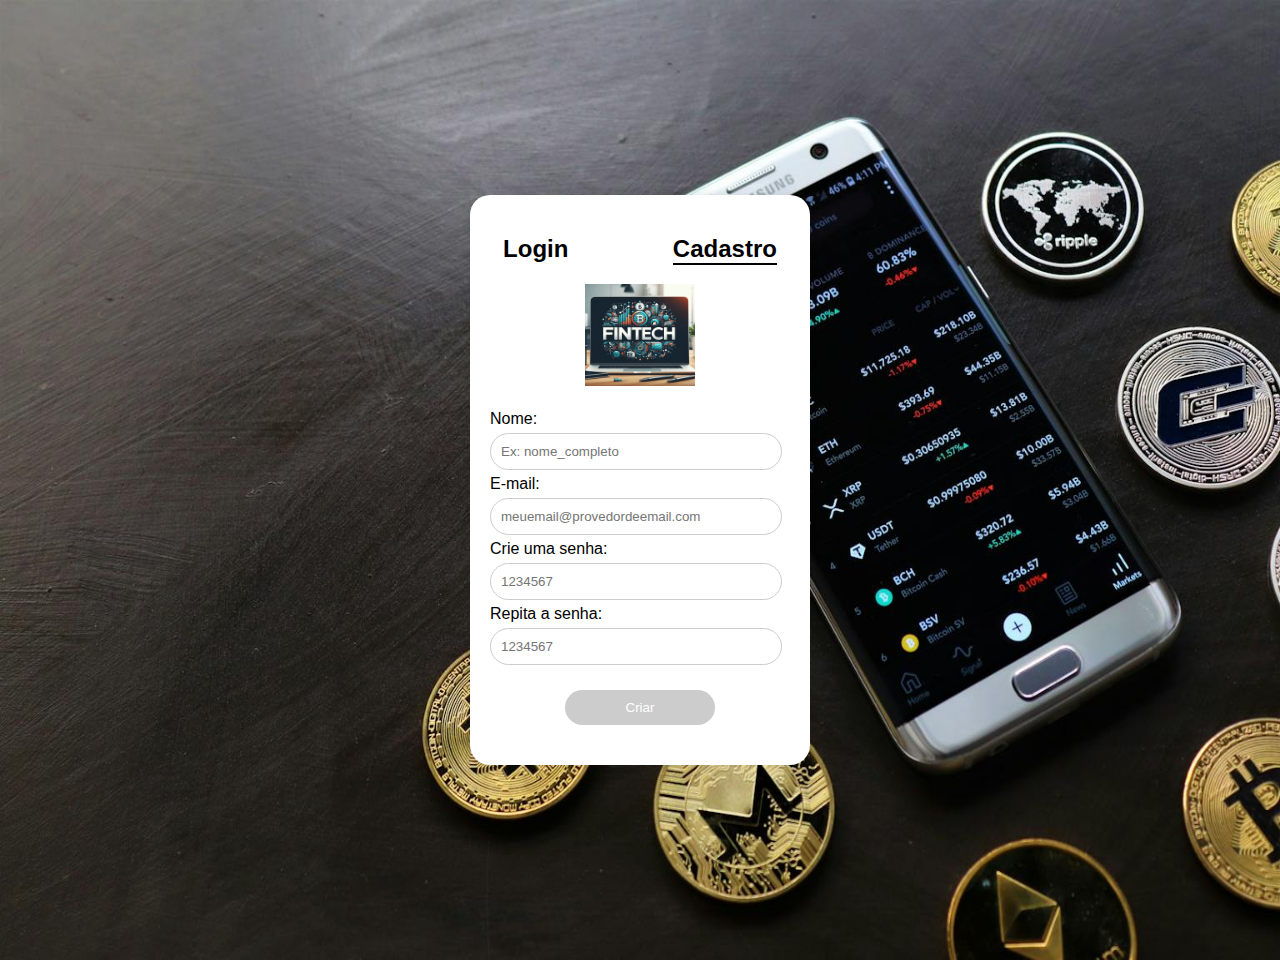
<file: Projeto Fintech/Página web/index.html>
<!DOCTYPE html>
<html lang="pt-br">
<head>
  <meta charset="UTF-8">
  <meta name="viewport" content="width=device-width, initial-scale=1.0">
  <title>Cadastro Fintech</title>
  <style>
    body {
      background-image: url('assets/images/pexels-roger-brown-3435524-11279906.jpg');
      background-repeat: no-repeat;
      background-size: 100% 100%;
      font-family: Arial, sans-serif;
      display: flex;
      justify-content: center;
      align-items: center;
      height: 100vh;
      background-color: #f4f4f4;
      border-radius: 20px;
      padding: 20px;
      margin: 10px;
    }

    .container {
      background: white;
      padding: 20px;
      border-radius: 8px;
      box-shadow: 0px 0px 10px rgba(0, 0, 0, 0.1);
      width: 300px;
      text-align: center;
    }

    .container img {
      display: inline-block;
      margin-bottom: 10px;
      width: 110px;
      height: 102px;
    }

    form {
      display: inline-block;
      text-align: left;
      margin-top: 10px;
      width: 100%;
    }

    input {
      width: 90%;
      padding: 10px;
      margin: 5px 0;
      border: 1px solid #ccc;
      border-radius: 4px;
    }

    button {
      width: 50%;
      padding: 10px;
      background-color: #ccc;
      color: white;
      border: none;
      border-radius: 20px;
      cursor: pointer;
      display: inline-block;
      margin-bottom: 10px;
    }

    button:hover {
      background-color: #218838;
    }
  </style>
</head>
<body>
<div class="container" style="border-radius: 20px;">

<h2 style="display: inline-block; margin-right: 50px;">Login</h2>
<h2 style="display: inline-block; margin-left: 50px; border-bottom: 2px solid black;">Cadastro</h2>
  <img src="./assets/images/fintech.jpg" alt="computador com nome fintech escrito">
  <form>
    <label for="nome">Nome:</label>
    <input type="text" id="nome" name="nome" placeholder="Ex: nome_completo" style="border-radius: 20px";>

    <label for="email">E-mail:</label>
    <input type="email" id="email" name="email" placeholder="meuemail@provedordeemail.com" style="border-radius: 20px";>

    <label for="senha">Crie uma senha:</label>
    <input type="password" id="senha" name="senha" placeholder="1234567" style="border-radius: 20px";>

    <label for="senha_repetida">Repita a senha:</label>
    <input type="password" id="senha_repetida" name="senha_repetida" placeholder="1234567" style="border-radius: 20px";>

    <button type="submit" style="display: block; margin: 20px auto;">Criar</button>
  </form>
</div>
</body>
</html>
</file>
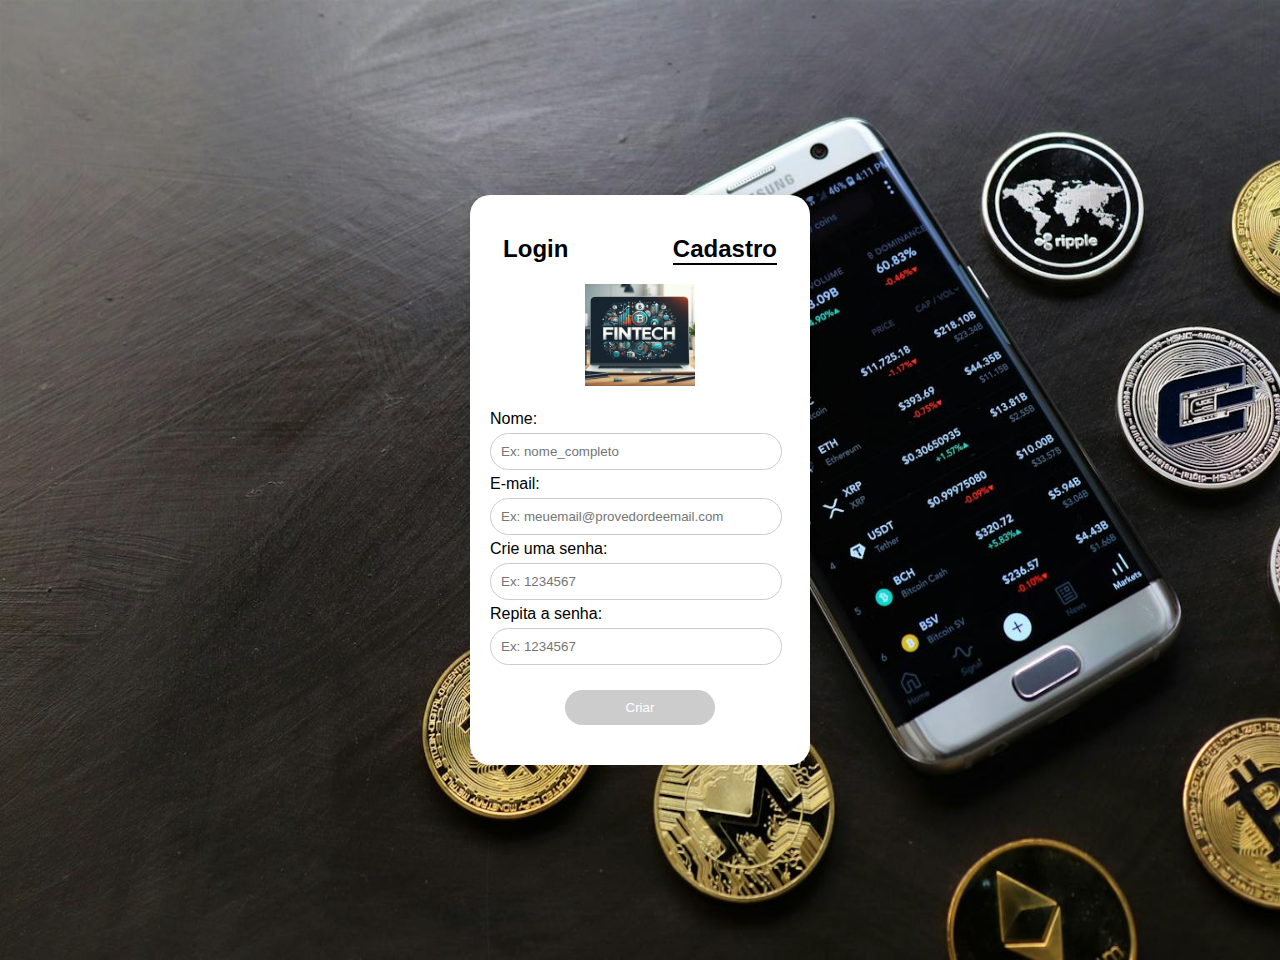
<file: Projeto Fintech/Página web vers 0.0.2/Página web/index.html>
<!DOCTYPE html>
<html lang="pt-br">
<head>
  <link rel="stylesheet" href="assets/CSS/style.css">
  <meta charset="UTF-8">
  <meta name="viewport" content="width=device-width, initial-scale=1.0">
  <title>Cadastro Fintech</title>
  <style>

    body {
      background-image: url('assets/images/pexels-roger-brown-3435524-11279906.jpg');
    }

  </style>

  
</head>
<body>
<div class="container" style="border-radius: 20px;">

<h2 style="display: inline-block; margin-right: 50px;">Login</h2>
<h2 style="display: inline-block; margin-left: 50px; border-bottom: 2px solid black;">Cadastro</h2>
  <img src="./assets/images/fintech.jpg" alt="computador com nome fintech escrito">
  <form>
    <label for="nome">Nome:</label>
    <input type="text" id="nome" name="nome" placeholder="Ex: nome_completo" style="border-radius: 20px";>

    <label for="email">E-mail:</label>
    <input type="email" id="email" name="email" placeholder="Ex: meuemail@provedordeemail.com" style="border-radius: 20px";>

    <label for="senha">Crie uma senha:</label>
    <input type="password" id="senha" name="senha" placeholder="Ex: 1234567" style="border-radius: 20px";>

    <label for="senha_repetida">Repita a senha:</label>
    <input type="password" id="senha_repetida" name="senha_repetida" placeholder="Ex: 1234567" style="border-radius: 20px";>

    <button type="submit" style="display: block; margin: 20px auto;">Criar</button>
  </form>
</div>
</body>
</html>
</file>
<file: Projeto Fintech/Página web vers 0.0.2/Página web/assets/CSS/style.css>
body {
        background-image: url('assets/images/pexels-roger-brown-3435524-11279906.jpg');
        background-repeat: no-repeat;
        background-size: 100% 100%;
        font-family: Arial, sans-serif;
        display: flex;
        justify-content: center;
        align-items: center;
        height: 100vh;
        background-color: #f4f4f4;
        border-radius: 20px;
        padding: 20px;
        margin: 10px;
    }

    .container {
        background: white;
        padding: 20px;
        border-radius: 8px;
        box-shadow: 0px 0px 10px rgba(0, 0, 0, 0.1);
        width: 300px;
        text-align: center;
    }

    .container img {
        display: inline-block;
        margin-bottom: 10px;
        width: 110px;
        height: 102px;
    }

    form {
        display: inline-block;
        text-align: left;
        margin-top: 10px;
        width: 100%;
    }

    input {
        width: 90%;
        padding: 10px;
        margin: 5px 0;
        border: 1px solid #ccc;
        border-radius: 4px;
    }

    button {
        width: 50%;
        padding: 10px;
        background-color: #ccc;
        color: white;
        border: none;
        border-radius: 20px;
        cursor: pointer;
        display: inline-block;
        margin-bottom: 10px;
    }

    button:hover {
        background-color: #218838;
    }
</file>
